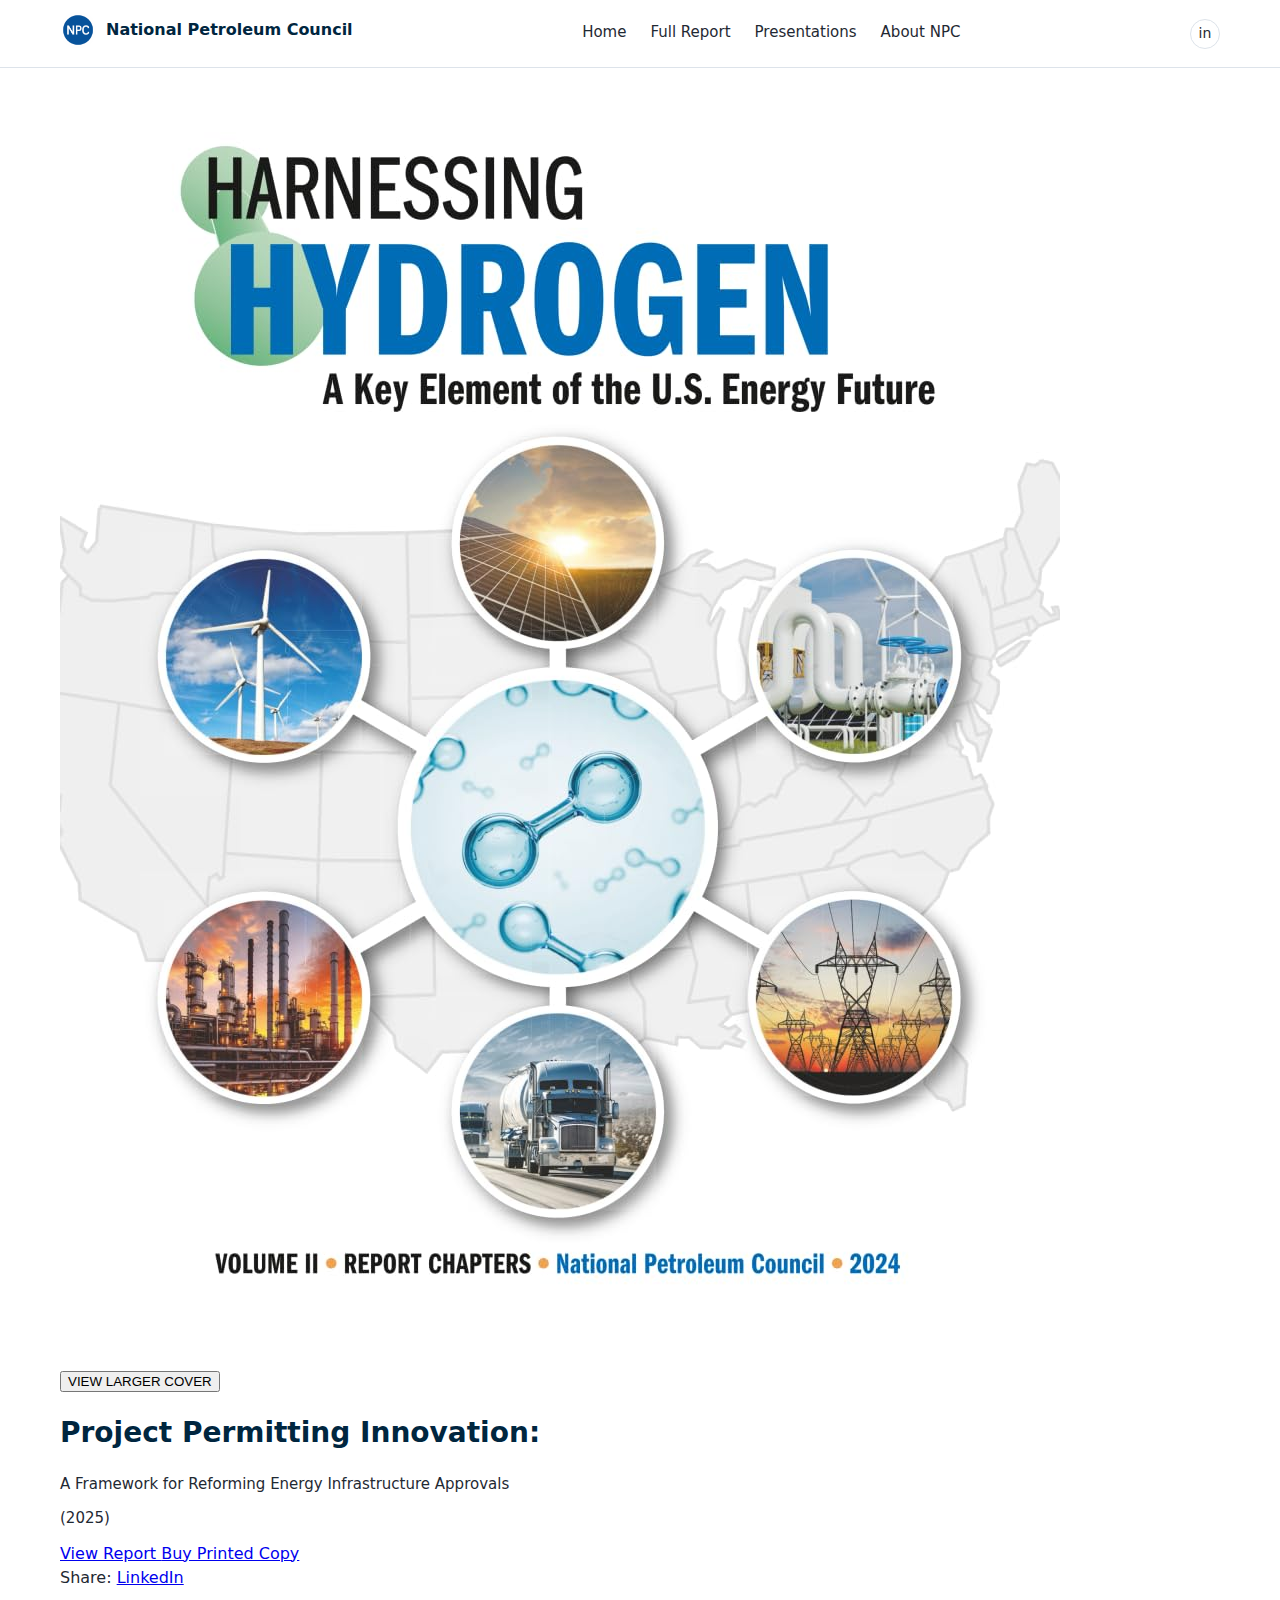
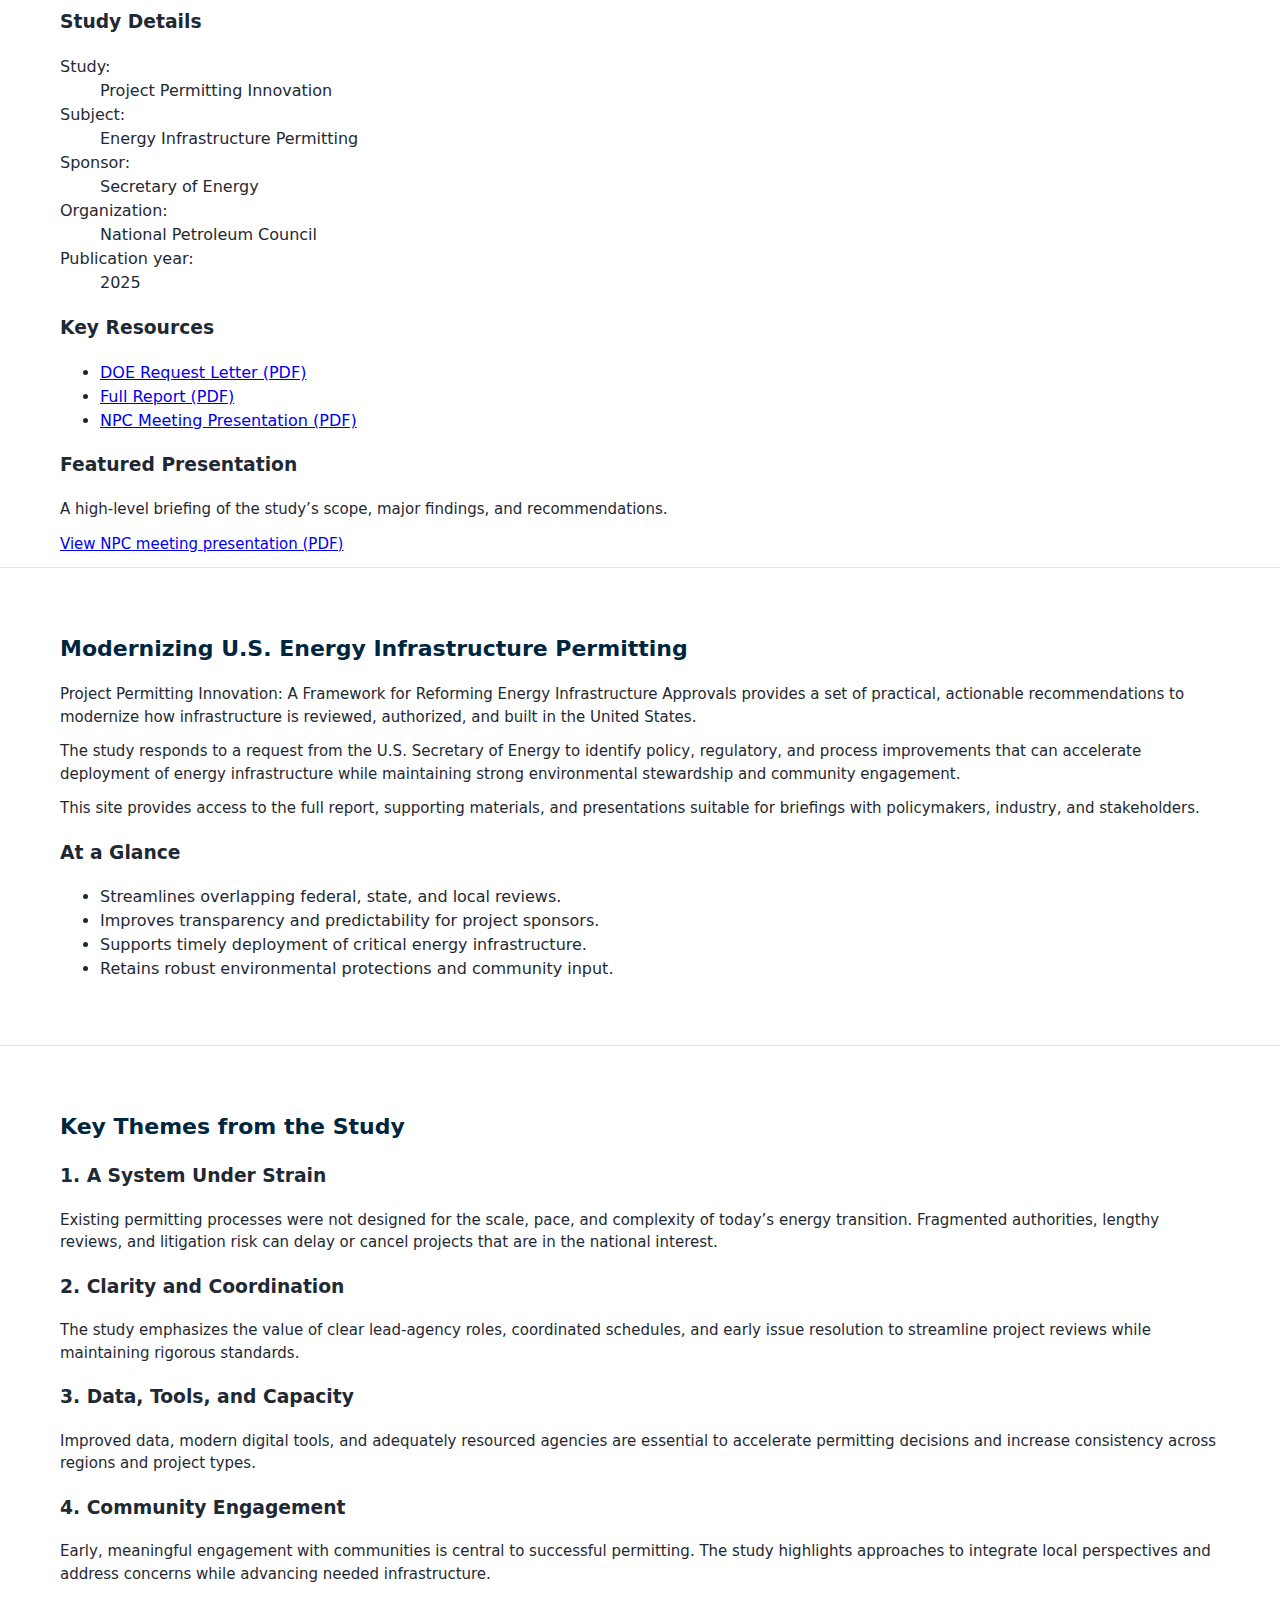
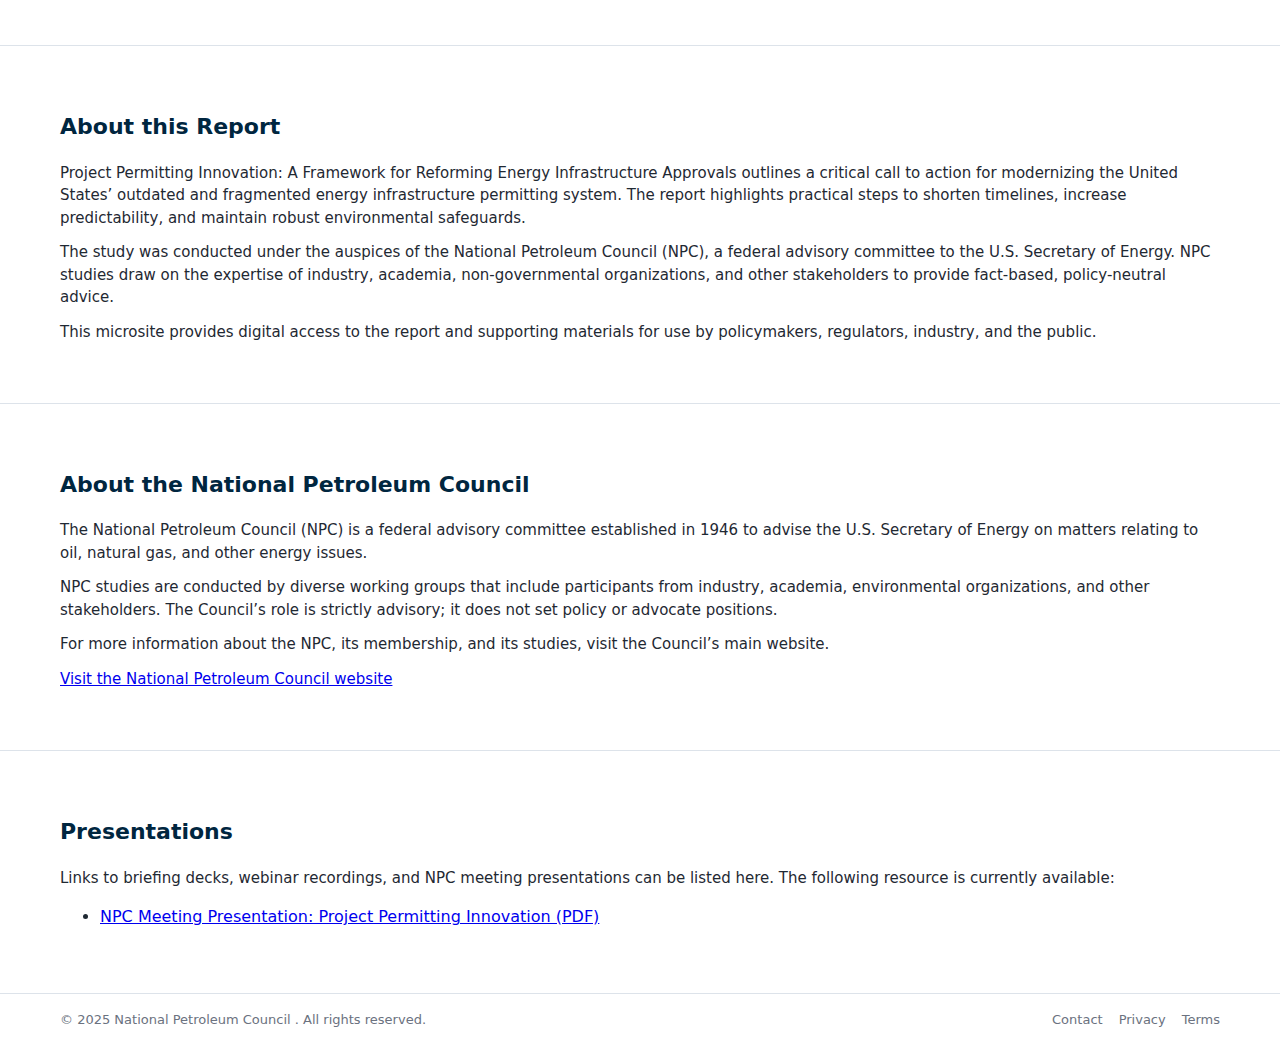
<file: index.html>
<!DOCTYPE html>
<html lang="en">
<head>
  <meta charset="UTF-8" />
  <title>Project Permitting Innovation – National Petroleum Council</title>
  <meta name="viewport" content="width=device-width, initial-scale=1" />

  <link rel="stylesheet" href="style.css" />
</head>
<body>
  <div class="page-wrap">
  <!-- Site Header -->
  <header id="home" class="site-header">
    <div class="container header-inner">
      <div class="logo-block">
        <a href="#home" class="logo-link">
          <img src="NPC_Logo.png" alt="National Petroleum Council logo" class="logo-img" />
          <span class="logo-text">National Petroleum Council</span>
        </a>
      </div>

      <nav class="main-nav" aria-label="Main navigation">
        <a href="#home">Home</a>
        <a href="Permitting_2025_Report.pdf" target="_blank" rel="noopener">Full Report</a>
        <a href="#presentations">Presentations</a>
        <a href="#about-npc">About NPC</a>
      </nav>

      <div class="header-social">
        <a
          href="https://www.linkedin.com/company/national-petroleum-council/"
          target="_blank"
          rel="noopener"
          aria-label="NPC on LinkedIn"
          class="header-social-link"
        >
          in
        </a>
      </div>
    </div>
  </header>

  <!-- Main Content -->
  <main>
    <section class="hero-section">
      <div class="container hero-grid">
        <!-- LEFT: Cover image -->
        <div class="hero-cover">
          <div class="cover-card">
            <img
              src="permitting_cover.jpg"
              alt="Project Permitting Innovation study cover"
              class="cover-img"
            />
            <button class="cover-link">VIEW LARGER COVER</button>
          </div>
        </div>

        <!-- MIDDLE: Main text -->
        <div class="hero-main">
          <h1 class="hero-title">Project Permitting Innovation:</h1>
          <p class="hero-subtitle">
            A Framework for Reforming Energy Infrastructure Approvals
          </p>
          <p class="hero-year">(2025)</p>

          <div class="hero-actions">
            <a
              href="Permitting_2025_Report.pdf"
              class="btn btn-primary"
              target="_blank"
              rel="noopener"
            >
              View Report
            </a>
            <a
              href="https://www.npc.org"
              class="btn btn-secondary"
              target="_blank"
              rel="noopener"
            >
              Buy Printed Copy
            </a>
          </div>

          <div class="hero-share">
            <span class="hero-share-label">Share:</span>
            <a
              href="https://www.linkedin.com/company/national-petroleum-council/"
              target="_blank"
              rel="noopener"
              class="hero-share-link"
            >
              LinkedIn
            </a>
          </div>
        </div>

        <!-- RIGHT: Quick info -->
        <aside class="hero-sidebar">
          <div class="sidebar-block">
            <h3>Study Details</h3>
            <dl class="meta-list">
              <div class="meta-row">
                <dt>Study:</dt>
                <dd>Project Permitting Innovation</dd>
              </div>
              <div class="meta-row">
                <dt>Subject:</dt>
                <dd>Energy Infrastructure Permitting</dd>
              </div>
              <div class="meta-row">
                <dt>Sponsor:</dt>
                <dd>Secretary of Energy</dd>
              </div>
              <div class="meta-row">
                <dt>Organization:</dt>
                <dd>National Petroleum Council</dd>
              </div>
              <div class="meta-row">
                <dt>Publication year:</dt>
                <dd>2025</dd>
              </div>
            </dl>
          </div>

          <div class="sidebar-block">
            <h3>Key Resources</h3>
            <ul class="sidebar-links">
              <li>
                <a href="GE_Perm_Req_Ltr.pdf" target="_blank" rel="noopener">
                  DOE Request Letter (PDF)
                </a>
              </li>
              <li>
                <a href="Permitting_2025_Report.pdf" target="_blank" rel="noopener">
                  Full Report (PDF)
                </a>
              </li>
              <li>
                <a href="Permitting_NPC_MTG.pdf" target="_blank" rel="noopener">
                  NPC Meeting Presentation (PDF)
                </a>
              </li>
            </ul>
          </div>

          <div class="sidebar-block">
            <h3>Featured Presentation</h3>
            <p>
              A high-level briefing of the study’s scope, major findings, and recommendations.
            </p>
            <p>
              <a
                href="Permitting_NPC_MTG.pdf"
                target="_blank"
                rel="noopener"
                class="sidebar-text-link"
              >
                View NPC meeting presentation (PDF)
              </a>
            </p>
          </div>
        </aside>
      </div>
    </section>

    <!-- Executive summary -->
    <section class="section-padding section-border-top">
      <div class="container summary-grid">
        <div>
          <h2>Modernizing U.S. Energy Infrastructure Permitting</h2>
          <p>
            Project Permitting Innovation: A Framework for Reforming Energy Infrastructure
            Approvals provides a set of practical, actionable recommendations to modernize how
            infrastructure is reviewed, authorized, and built in the United States.
          </p>
          <p>
            The study responds to a request from the U.S. Secretary of Energy to identify policy,
            regulatory, and process improvements that can accelerate deployment of energy
            infrastructure while maintaining strong environmental stewardship and community
            engagement.
          </p>
          <p>
            This site provides access to the full report, supporting materials, and presentations
            suitable for briefings with policymakers, industry, and stakeholders.
          </p>
        </div>

        <div class="summary-box">
          <h3>At a Glance</h3>
          <ul class="summary-list">
            <li>Streamlines overlapping federal, state, and local reviews.</li>
            <li>Improves transparency and predictability for project sponsors.</li>
            <li>Supports timely deployment of critical energy infrastructure.</li>
            <li>Retains robust environmental protections and community input.</li>
          </ul>
        </div>
      </div>
    </section>

    <!-- Key themes / highlights -->
    <section class="section-padding section-border-top">
      <div class="container">
        <h2>Key Themes from the Study</h2>
        <div class="card-grid">
          <article class="info-card">
            <h3>1. A System Under Strain</h3>
            <p>
              Existing permitting processes were not designed for the scale, pace, and complexity
              of today’s energy transition. Fragmented authorities, lengthy reviews, and litigation
              risk can delay or cancel projects that are in the national interest.
            </p>
          </article>

          <article class="info-card">
            <h3>2. Clarity and Coordination</h3>
            <p>
              The study emphasizes the value of clear lead-agency roles, coordinated schedules, and
              early issue resolution to streamline project reviews while maintaining rigorous
              standards.
            </p>
          </article>

          <article class="info-card">
            <h3>3. Data, Tools, and Capacity</h3>
            <p>
              Improved data, modern digital tools, and adequately resourced agencies are essential
              to accelerate permitting decisions and increase consistency across regions and project
              types.
            </p>
          </article>

          <article class="info-card">
            <h3>4. Community Engagement</h3>
            <p>
              Early, meaningful engagement with communities is central to successful permitting.
              The study highlights approaches to integrate local perspectives and address concerns
              while advancing needed infrastructure.
            </p>
          </article>
        </div>
      </div>
    </section>

    <!-- About this Report – full text -->
    <section class="section-padding section-border-top">
      <div class="container">
        <h2>About this Report</h2>
        <p>
          Project Permitting Innovation: A Framework for Reforming Energy Infrastructure
          Approvals outlines a critical call to action for modernizing the United States’
          outdated and fragmented energy infrastructure permitting system. The report highlights
          practical steps to shorten timelines, increase predictability, and maintain robust
          environmental safeguards.
        </p>
        <p>
          The study was conducted under the auspices of the National Petroleum Council (NPC), a
          federal advisory committee to the U.S. Secretary of Energy. NPC studies draw on the
          expertise of industry, academia, non-governmental organizations, and other stakeholders
          to provide fact-based, policy-neutral advice.
        </p>
        <p>
          This microsite provides digital access to the report and supporting materials for use
          by policymakers, regulators, industry, and the public.
        </p>
      </div>
    </section>

    <!-- About the National Petroleum Council -->
    <section id="about-npc" class="section-padding section-border-top">
      <div class="container">
        <h2>About the National Petroleum Council</h2>
        <p>
          The National Petroleum Council (NPC) is a federal advisory committee established in
          1946 to advise the U.S. Secretary of Energy on matters relating to oil, natural gas,
          and other energy issues.
        </p>
        <p>
          NPC studies are conducted by diverse working groups that include participants from
          industry, academia, environmental organizations, and other stakeholders. The Council’s
          role is strictly advisory; it does not set policy or advocate positions.
        </p>
        <p>
          For more information about the NPC, its membership, and its studies, visit the
          Council’s main website.
        </p>
        <p>
          <a href="https://www.npc.org" target="_blank" rel="noopener" class="sidebar-text-link">
            Visit the National Petroleum Council website
          </a>
        </p>
      </div>
    </section>

    <!-- Presentations -->
    <section id="presentations" class="section-padding section-border-top">
      <div class="container">
        <h2>Presentations</h2>
        <p>
          Links to briefing decks, webinar recordings, and NPC meeting presentations can be
          listed here. The following resource is currently available:
        </p>
        <ul class="summary-list">
          <li>
            <a href="Permitting_NPC_MTG.pdf" target="_blank" rel="noopener">
              NPC Meeting Presentation: Project Permitting Innovation (PDF)
            </a>
          </li>
        </ul>
      </div>
    </section>
  </main>

  </div>

  <!-- Footer -->
  <footer class="site-footer">
    <div class="container footer-inner">
      <p class="footer-copy">
        &copy; 2025 
        <a href="https://www.npc.org" target="_blank" rel="noopener" style="text-decoration: none; color: inherit;">
          National Petroleum Council
        </a>. All rights reserved.
      </p>
      <nav class="footer-nav" aria-label="Footer navigation">
        <a href="contact.html">Contact</a>
        <a href="privacy.html">Privacy</a>
        <a href="terms.html">Terms</a>
      </nav>
    </div>
  </footer>
</body>
</html>
</file>
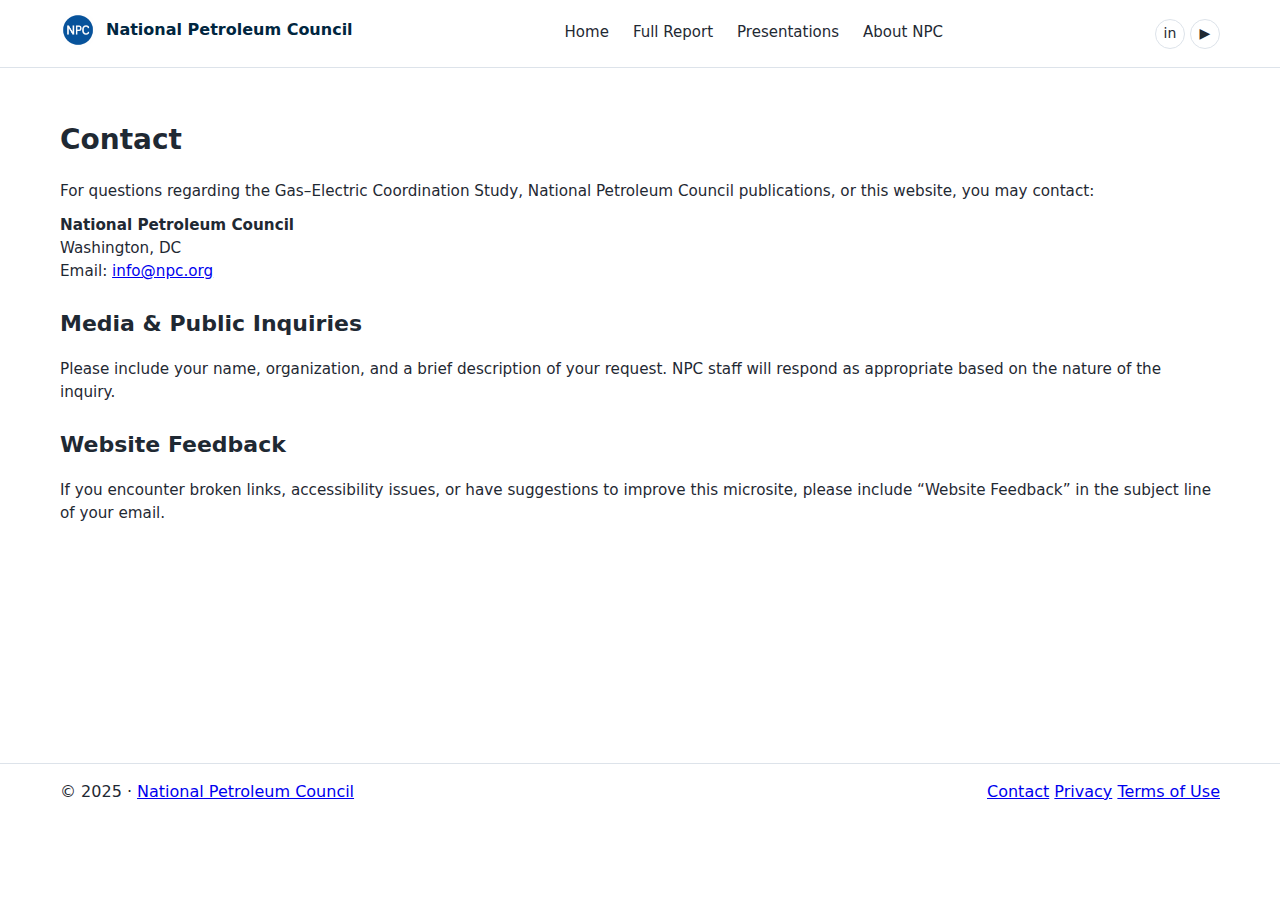
<file: contact.html>
<!DOCTYPE html>
<html lang="en">
<head>
  <meta charset="UTF-8" />
  <title>Contact – Gas–Electric Coordination Study – NPC</title>
  <meta name="viewport" content="width=device-width, initial-scale=1" />

  <!-- SEO -->
  <meta name="description" content="Contact information for the National Petroleum Council regarding the Gas–Electric Coordination Study, NPC publications, and website feedback." />
  <link rel="canonical" href="https://example.com/contact.html" />

  <!-- Open Graph -->
  <meta property="og:title" content="Contact – Gas–Electric Coordination Study – NPC" />
  <meta property="og:description" content="Contact information for the National Petroleum Council regarding the Gas–Electric Coordination Study, NPC publications, and website feedback." />
  <meta property="og:type" content="website" />
  <meta property="og:url" content="https://example.com/contact.html" />

  <link rel="stylesheet" href="style.css" />

  <!-- Google tag (gtag.js) -->
  <script async src="https://www.googletagmanager.com/gtag/js?id=G-7BSM4ZEH1X"></script>
  <script>
    window.dataLayer = window.dataLayer || [];
    function gtag(){dataLayer.push(arguments);}
    gtag('js', new Date());
    gtag('config', 'G-7BSM4ZEH1X');
  </script>

  <style>
    .static-page { padding: 2rem 0 3rem; }
    .static-page h1 { color: var(--primary-color); }
    .static-page h2 { margin-top: 1.5rem; color: var(--primary-color); }
    .static-page p, .static-page ul { font-size: 0.95rem; }
  </style>
</head>
<body>
  <div class="page-wrap">

 <!-- Site Header -->
  <header id="home" class="site-header">
    <div class="container header-inner">
      <div class="logo-block">
        <a href="#home" class="logo-link">
          <img src="NPC_Logo.png" alt="National Petroleum Council logo" class="logo-img" />
          <span class="logo-text">National Petroleum Council</span>
        </a>
      </div>

<nav class="main-nav" aria-label="Main navigation">
  <a href="index.html#home">Home</a>
  <a href="Permitting_2025_Report.pdf" target="_blank" rel="noopener">Full Report</a>
  <a href="index.html#presentations">Presentations</a>
  <a href="index.html#about-npc">About NPC</a>
</nav>

      <div class="header-social">
  <a
    href="https://www.linkedin.com/company/national-petroleum-council/"
    target="_blank"
    rel="noopener"
    aria-label="NPC on LinkedIn"
    class="header-social-link"
  >
    in
  </a>

  <a
    href="https://www.youtube.com/@NationalPetroleumCouncil"
    target="_blank"
    rel="noopener"
    aria-label="NPC on YouTube"
    class="header-social-link"
  >
    ▶
  </a>
</div>
    </div>
  </header>

    <!-- MAIN -->
    <main>
      <div class="container static-page">
        <h1>Contact</h1>

        <p>
          For questions regarding the Gas–Electric Coordination Study, National Petroleum Council
          publications, or this website, you may contact:
        </p>

        <p>
          <strong>National Petroleum Council</strong><br />
          Washington, DC<br />
          Email:
          <a href="mailto:info@npc.org">info@npc.org</a>
        </p>

        <h2>Media &amp; Public Inquiries</h2>
        <p>
          Please include your name, organization, and a brief description of your request. NPC staff
          will respond as appropriate based on the nature of the inquiry.
        </p>

        <h2>Website Feedback</h2>
        <p>
          If you encounter broken links, accessibility issues, or have suggestions to improve this
          microsite, please include “Website Feedback” in the subject line of your email.
        </p>
      </div>
    </main>

    <!-- FOOTER -->
<footer class="site-footer">
  <div class="container footer-inner">
    <div>
      &copy; 2025 ·
      <a href="https://www.npc.org" target="_blank" rel="noopener">
        National Petroleum Council
      </a>
    </div>
    <div class="footer-links">
      <a href="contact.html">Contact</a>
      <a href="privacy.html">Privacy</a>
      <a href="terms.html">Terms of Use</a>
    </div>
  </div>
</footer>


  <!-- Simple GA event helper -->
  <script>
    function trackEvent(action, category, label) {
      if (typeof gtag === 'function') {
        gtag('event', action, {
          event_category: category,
          event_label: label
        });
      }
    }
  </script>
</body>
</html>
</file>
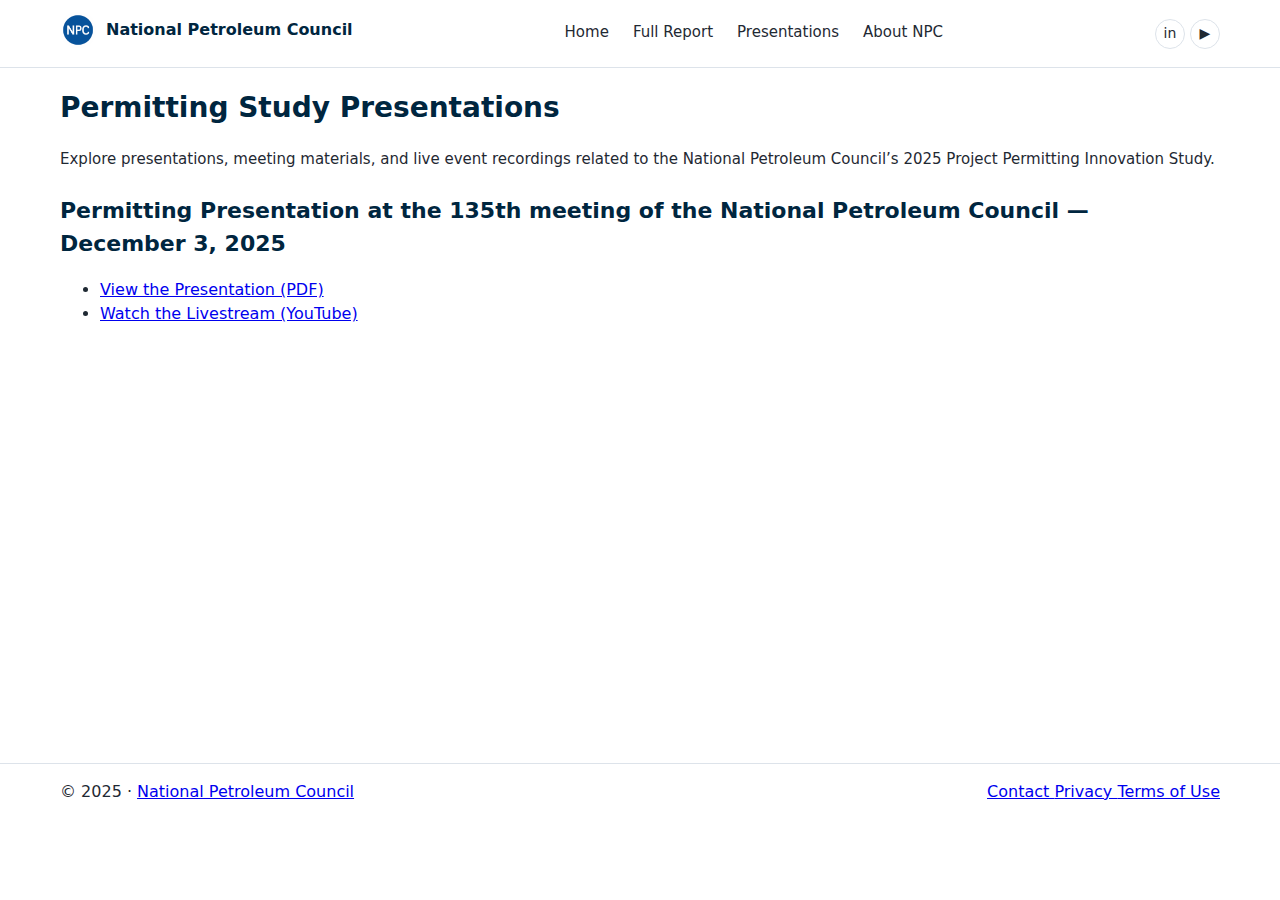
<file: presentations.html>
<!DOCTYPE html>
<html lang="en">
<head>
  <meta charset="UTF-8" />
  <title>Permitting Study Presentations – National Petroleum Council</title>
  <meta name="viewport" content="width=device-width, initial-scale=1" />

  <!-- SEO -->
  <meta name="description" content="Presentations, briefings, and events related to the National Petroleum Council's 2025 Project Permitting Innovation (permitting) study." />
  <link rel="canonical" href="https://example.com/presentations.html" />

  <!-- Open Graph / Social -->
  <meta property="og:title" content="Permitting Study Presentations – National Petroleum Council" />
  <meta property="og:description" content="Explore presentations, meeting briefings, and livestreams related to the National Petroleum Council's 2025 Project Permitting Innovation study." />
  <meta property="og:type" content="website" />
  <meta property="og:url" content="https://example.com/presentations.html" />

  <link rel="stylesheet" href="style.css" />

  <!-- Google tag (gtag.js) -->
  <script async src="https://www.googletagmanager.com/gtag/js?id=G-19BL772JEX"></script>
  <script>
    window.dataLayer = window.dataLayer || [];
    function gtag(){dataLayer.push(arguments);}
    gtag('js', new Date());
    gtag('config', 'G-19BL772JEX');
  </script>
</head>
<body>
  <div class="page-wrap">
    <!-- Site Header -->
    <header id="home" class="site-header">
      <div class="container header-inner">
        <div class="logo-block">
          <a href="index.html" class="logo-link"
             data-ga-track="true" data-ga-category="nav" data-ga-label="Logo – Home">
            <img src="NPC_Logo.png" alt="National Petroleum Council logo" class="logo-img" />
            <span class="logo-text">National Petroleum Council</span>
          </a>
        </div>

        <nav class="main-nav" aria-label="Main navigation">
          <a href="index.html"
             data-ga-track="true" data-ga-category="nav" data-ga-label="Home (nav)">
            Home
          </a>
          <a href="Permitting_2025_Report.pdf" target="_blank" rel="noopener"
             data-ga-track="true" data-ga-category="pdf" data-ga-label="Full Report (nav)">
            Full Report
          </a>
          <a href="presentations.html"
             data-ga-track="true" data-ga-category="nav" data-ga-label="Presentations (nav)">
            Presentations
          </a>
          <a href="index.html#about-npc"
             data-ga-track="true" data-ga-category="nav" data-ga-label="About NPC (nav)">
            About NPC
          </a>
        </nav>

        <div class="header-social">
          <a
            href="https://www.linkedin.com/company/national-petroleum-council/"
            target="_blank"
            rel="noopener"
            aria-label="NPC on LinkedIn"
            class="header-social-link"
            data-ga-track="true" data-ga-category="social" data-ga-label="LinkedIn (header)"
          >
            in
          </a>

          <a
            href="https://www.youtube.com/@NationalPetroleumCouncil"
            target="_blank"
            rel="noopener"
            aria-label="NPC on YouTube"
            class="header-social-link"
            data-ga-track="true" data-ga-category="social" data-ga-label="YouTube (header)"
          >
            ▶
          </a>
        </div>
      </div>
    </header>

    <!-- MAIN CONTENT -->
    <main>
      <div class="container">

        <!-- PAGE TITLE -->
<section class="section-card">
  <h1>Permitting Study Presentations</h1>
  <p class="intro-text">
    Explore presentations, meeting materials, and live event recordings related to the
    National Petroleum Council’s 2025 Project Permitting Innovation Study.
  </p>
</section>

<!-- PRESENTATION LIST -->
<section class="presentation-list">

  <!-- CARD 1 -->
  <div class="presentation-card">
    <h2 class="presentation-title">Permitting Presentation at the 135th meeting of the National Petroleum Council — December 3, 2025</h2>

    <ul class="presentation-links">
      <li>
        <a href="NPC_Permitting_Study_Presentation_Dec2025.pdf" target="_blank" rel="noopener"
           data-ga-track="true" data-ga-category="pdf" data-ga-label="Dec 2025 Presentation PDF">
          View the Presentation (PDF)
        </a>
      </li>
      <li>
        <a href="https://www.youtube.com/watch?v=CnNdYBlI41c" target="_blank" rel="noopener"
           data-ga-track="true" data-ga-category="video" data-ga-label="Dec 2025 Livestream YouTube">
          Watch the Livestream (YouTube)
        </a>
      </li>
    </ul>
  </div>

</section>

      </div>
    </main>

    <!-- FOOTER -->
    <footer class="site-footer">
      <div class="container footer-inner">
        <div>
          &copy; 2025 ·
          <a href="https://www.npc.org" target="_blank" rel="noopener"
             data-ga-track="true" data-ga-category="external" data-ga-label="NPC website">
            National Petroleum Council
          </a>
        </div>
        <div class="footer-links">
          <a href="contact.html"
             data-ga-track="true" data-ga-category="footer" data-ga-label="Contact (footer)">
            Contact
          </a>
          <a href="privacy.html"
             data-ga-track="true" data-ga-category="footer" data-ga-label="Privacy (footer)">
            Privacy
          </a>
          <a href="terms.html"
             data-ga-track="true" data-ga-category="footer" data-ga-label="Terms of Use (footer)">
            Terms of Use
          </a>
        </div>
      </div>
    </footer>
  </div>

  <!-- GA4 click tracking -->
  <script>
    document.addEventListener("DOMContentLoaded", function () {
      document.querySelectorAll("a[data-ga-track]").forEach(function (a) {
        a.addEventListener("click", function () {
          if (typeof gtag === "function") {
            gtag("event", "click", {
              event_category: a.dataset.gaCategory || "link",
              event_label: a.dataset.gaLabel || a.href,
              link_url: a.href
            });
          }
        });
      });
    });
  </script>

</body>
</html>
</file>
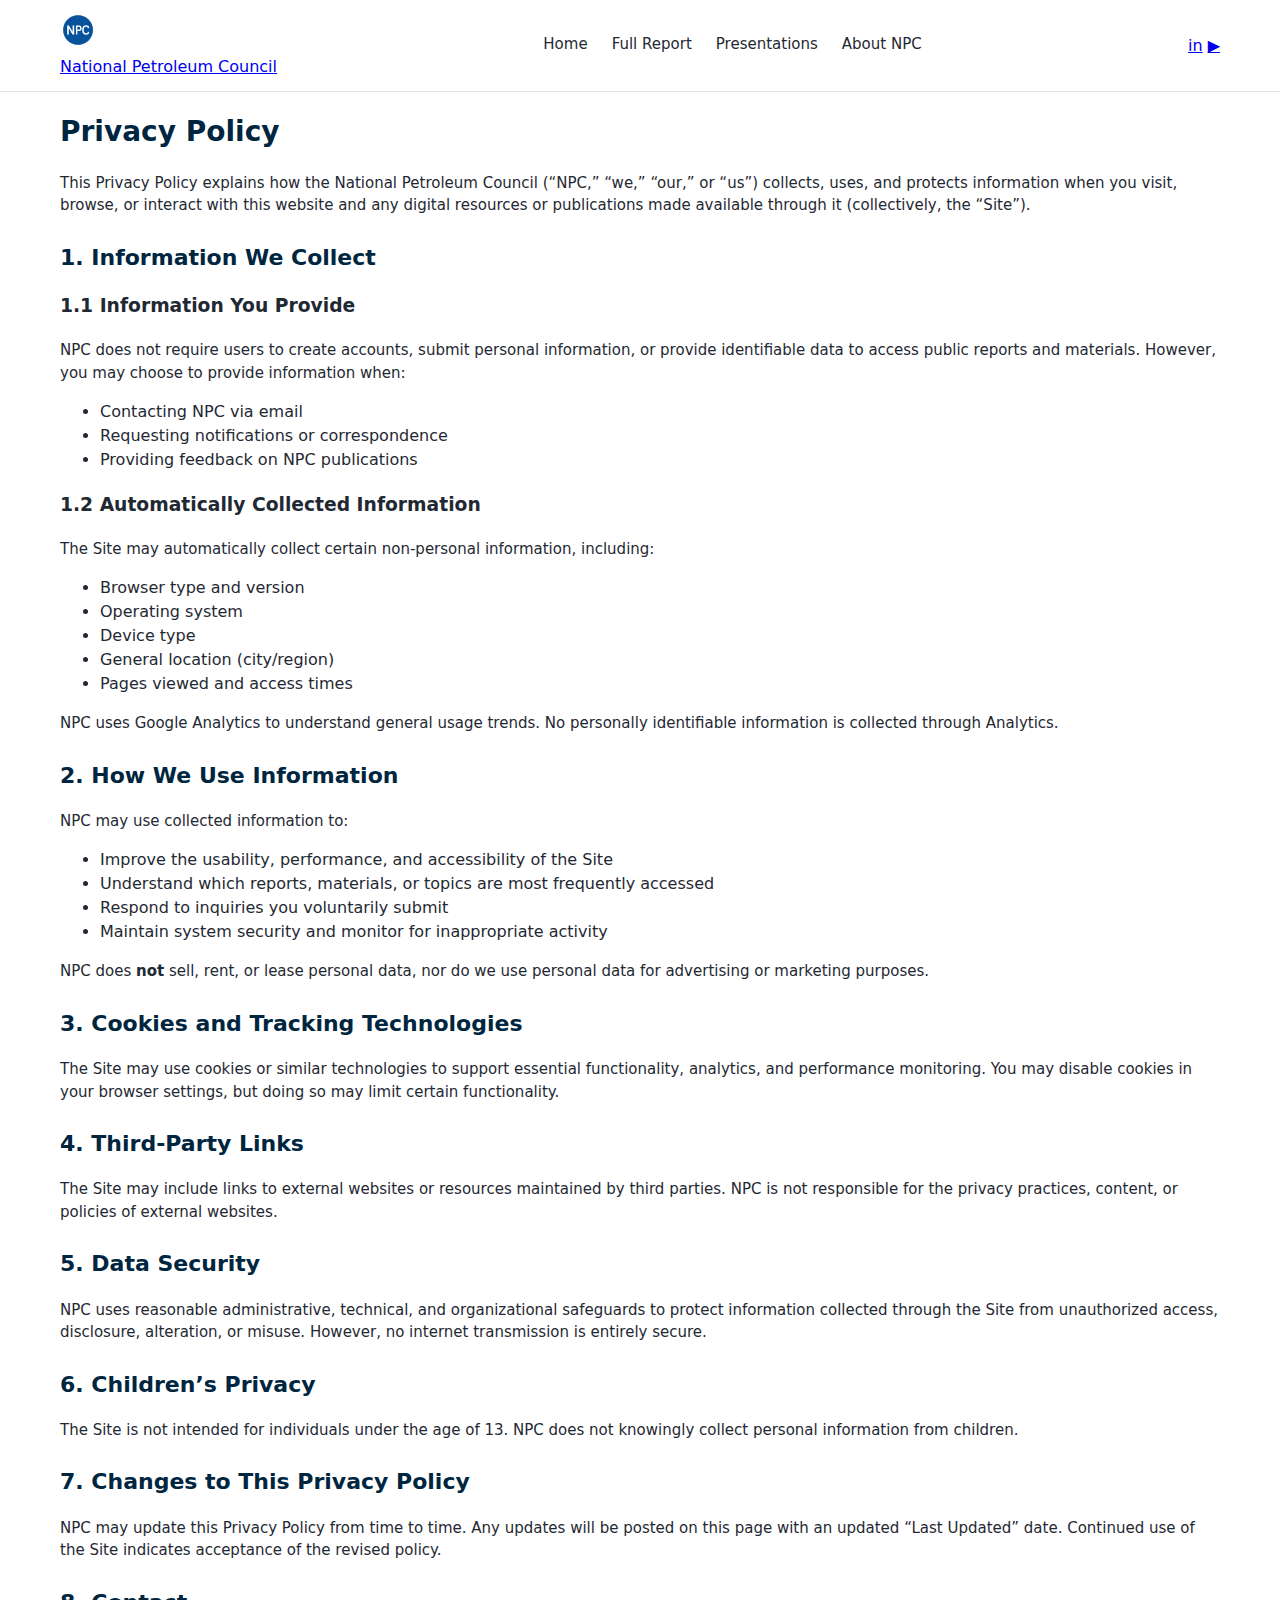
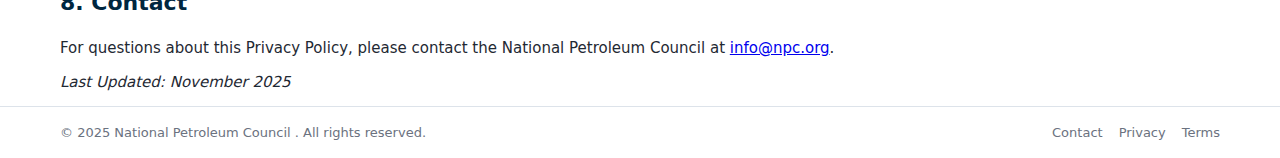
<file: privacy.html>
<!DOCTYPE html>
<html lang="en">
<head>
  <meta charset="UTF-8" />
  <title>Privacy Policy – National Petroleum Council</title>
  <meta name="viewport" content="width=device-width, initial-scale=1" />

  <!-- SEO -->
  <meta name="description" content="Privacy Policy for the National Petroleum Council website and online publications." />
  <link rel="canonical" href="https://example.com/privacy.html" />

  <!-- Open Graph -->
  <meta property="og:title" content="Privacy Policy – National Petroleum Council" />
  <meta property="og:description" content="Details on how the National Petroleum Council collects, uses, protects, and manages information related to this website." />
  <meta property="og:type" content="website" />
  <meta property="og:url" content="https://example.com/privacy.html" />

  <link rel="stylesheet" href="style.css" />

  <!-- Google Analytics -->
  <script async src="https://www.googletagmanager.com/gtag/js?id=G-7BSM4ZEH1X"></script>
  <script>
    window.dataLayer = window.dataLayer || [];
    function gtag(){dataLayer.push(arguments);}
    gtag('js', new Date());
    gtag('config', 'G-7BSM4ZEH1X');
  </script>
</head>

<body>
  <div class="page-wrap">

    <!-- HEADER (same as index.html) -->
    <header class="site-header">
      <div class="container header-inner">
<a href="index.html" class="logo-wrap home-link">
  <img src="NPC_Logo.png" alt="National Petroleum Council (NPC) logo" class="logo-img" />
  <div class="site-title">National Petroleum Council</div>
</a>

        <nav class="main-nav" aria-label="Main navigation">
          <a href="index.html">Home</a>
          <a href="NPC_Gas-Electric_Coordination_Draft_Report.pdf" target="_blank" rel="noopener">Full Report</a>
          <a href="presentations.html">Presentations</a>
          <a href="about.html">About NPC</a>
        </nav>

        <div class="social-links">
          <a href="https://www.linkedin.com/company/national-petroleum-council/" class="social-link" target="_blank" rel="noopener" aria-label="LinkedIn">in</a>
          <a href="https://www.youtube.com/@NationalPetroleumCouncil" class="social-link social-link--yt" target="_blank" rel="noopener" aria-label="YouTube">▶</a>
        </div>
      </div>
    </header>

    <!-- MAIN CONTENT -->
    <main>
      <div class="container">

        <!-- PAGE TITLE -->
        <section class="section-card">
          <h1>Privacy Policy</h1>
          <p>
            This Privacy Policy explains how the National Petroleum Council (“NPC,” “we,” “our,” or “us”)
            collects, uses, and protects information when you visit, browse, or interact with this website
            and any digital resources or publications made available through it (collectively, the “Site”).
          </p>
        </section>

        <!-- SECTION 1 -->
        <section class="section-card">
          <h2>1. Information We Collect</h2>

          <h3>1.1 Information You Provide</h3>
          <p>
            NPC does not require users to create accounts, submit personal information, or provide
            identifiable data to access public reports and materials. However, you may choose to provide
            information when:
          </p>
          <ul>
            <li>Contacting NPC via email</li>
            <li>Requesting notifications or correspondence</li>
            <li>Providing feedback on NPC publications</li>
          </ul>

          <h3>1.2 Automatically Collected Information</h3>
          <p>The Site may automatically collect certain non-personal information, including:</p>
          <ul>
            <li>Browser type and version</li>
            <li>Operating system</li>
            <li>Device type</li>
            <li>General location (city/region)</li>
            <li>Pages viewed and access times</li>
          </ul>

          <p>
            NPC uses Google Analytics to understand general usage trends. No personally identifiable
            information is collected through Analytics.
          </p>
        </section>

        <!-- SECTION 2 -->
        <section class="section-card">
          <h2>2. How We Use Information</h2>
          <p>
            NPC may use collected information to:
          </p>
          <ul>
            <li>Improve the usability, performance, and accessibility of the Site</li>
            <li>Understand which reports, materials, or topics are most frequently accessed</li>
            <li>Respond to inquiries you voluntarily submit</li>
            <li>Maintain system security and monitor for inappropriate activity</li>
          </ul>

          <p>
            NPC does <strong>not</strong> sell, rent, or lease personal data, nor do we use personal data for
            advertising or marketing purposes.
          </p>
        </section>

        <!-- SECTION 3 -->
        <section class="section-card">
          <h2>3. Cookies and Tracking Technologies</h2>
          <p>
            The Site may use cookies or similar technologies to support essential functionality,
            analytics, and performance monitoring. You may disable cookies in your browser settings, but
            doing so may limit certain functionality.
          </p>
        </section>

        <!-- SECTION 4 -->
        <section class="section-card">
          <h2>4. Third-Party Links</h2>
          <p>
            The Site may include links to external websites or resources maintained by third parties.
            NPC is not responsible for the privacy practices, content, or policies of external websites.
          </p>
        </section>

        <!-- SECTION 5 -->
        <section class="section-card">
          <h2>5. Data Security</h2>
          <p>
            NPC uses reasonable administrative, technical, and organizational safeguards to protect
            information collected through the Site from unauthorized access, disclosure, alteration, or
            misuse. However, no internet transmission is entirely secure.
          </p>
        </section>

        <!-- SECTION 6 -->
        <section class="section-card">
          <h2>6. Children’s Privacy</h2>
          <p>
            The Site is not intended for individuals under the age of 13. NPC does not knowingly collect
            personal information from children.
          </p>
        </section>

        <!-- SECTION 7 -->
        <section class="section-card">
          <h2>7. Changes to This Privacy Policy</h2>
          <p>
            NPC may update this Privacy Policy from time to time. Any updates will be posted on this page
            with an updated “Last Updated” date. Continued use of the Site indicates acceptance of the
            revised policy.
          </p>
        </section>

        <!-- SECTION 8 -->
        <section class="section-card">
          <h2>8. Contact</h2>
          <p>
            For questions about this Privacy Policy, please contact the National Petroleum Council at
            <a href="mailto:info@npc.org">info@npc.org</a>.
          </p>
          <p><em>Last Updated: November 2025</em></p>
        </section>

      </div>
    </main>
<!-- Footer -->
<footer class="site-footer">
  <div class="container footer-inner">
    <p class="footer-copy">
      &copy; 2025 
      <a href="https://www.npc.org" target="_blank" rel="noopener" style="text-decoration: none; color: inherit;">
        National Petroleum Council
      </a>. 
      All rights reserved.
    </p>
    <nav class="footer-nav" aria-label="Footer navigation">
      <a href="contact.html">Contact</a>
      <a href="privacy.html">Privacy</a>
      <a href="terms.html">Terms</a>
    </nav>
  </div>
</footer>
  </div>
</body>
</html>
</file>
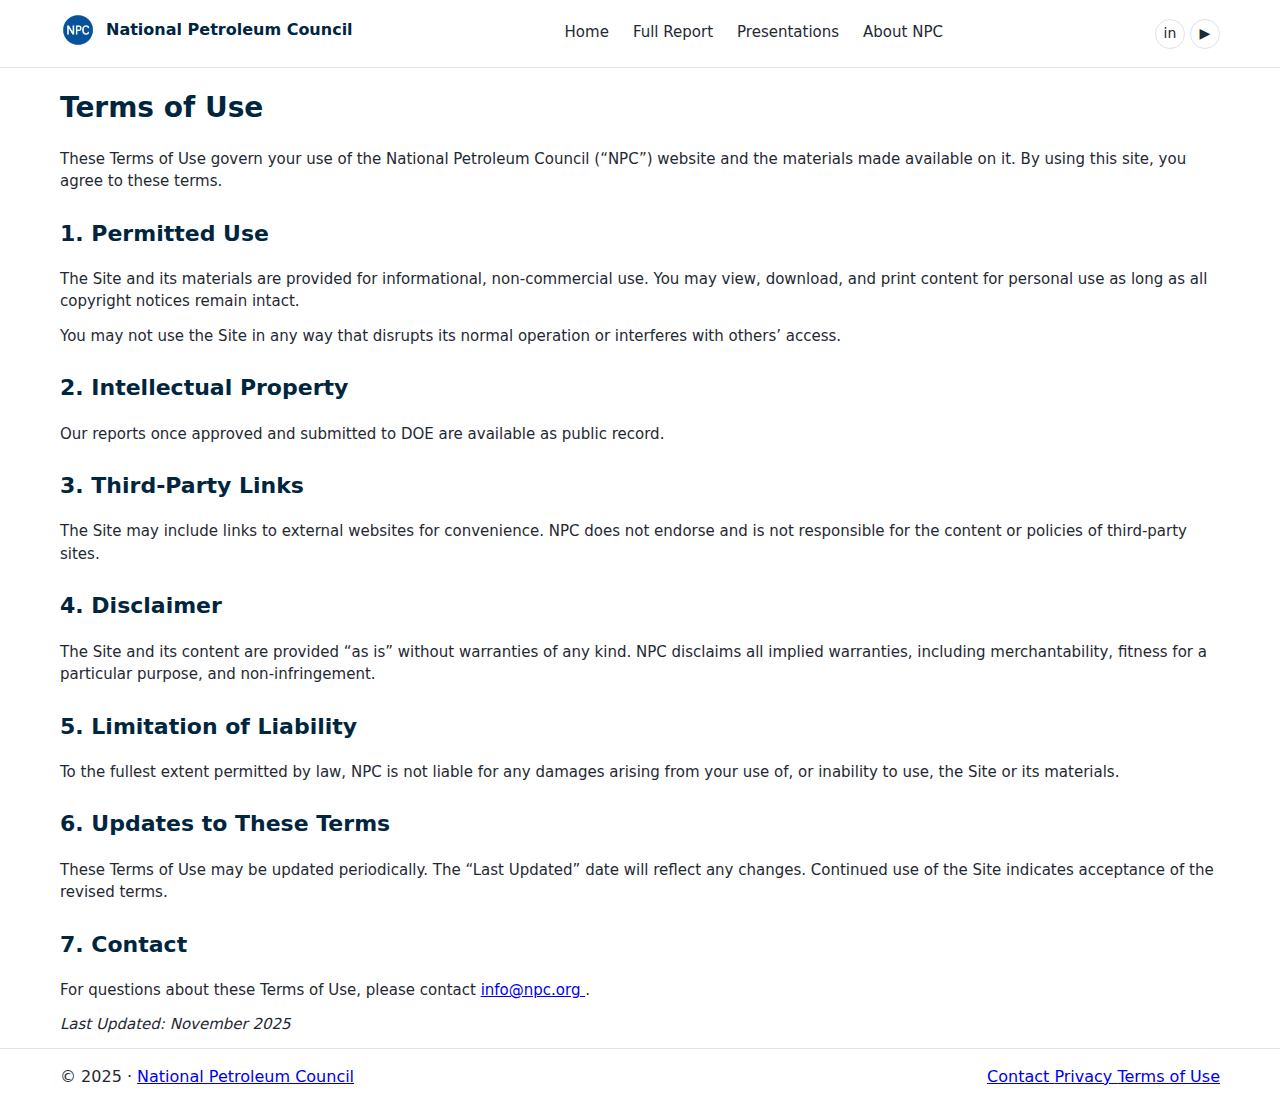
<file: terms.html>
<!DOCTYPE html>
<html lang="en">
<head>
  <meta charset="UTF-8" />
  <title>Terms of Use – National Petroleum Council</title>
  <meta name="viewport" content="width=device-width, initial-scale=1" />

  <!-- SEO -->
  <meta name="description" content="Terms of Use for the National Petroleum Council website and publications." />
  <link rel="canonical" href="https://example.com/terms.html" />

  <!-- Open Graph -->
  <meta property="og:title" content="Terms of Use – National Petroleum Council" />
  <meta property="og:description" content="Terms that govern the use of the National Petroleum Council website and content." />
  <meta property="og:type" content="website" />
  <meta property="og:url" content="https://example.com/terms.html" />

  <link rel="stylesheet" href="style.css" />

  <!-- Google Analytics -->
  <script async src="https://www.googletagmanager.com/gtag/js?id=G-19BL772JEX"></script>
  <script>
    window.dataLayer = window.dataLayer || [];
    function gtag(){dataLayer.push(arguments);}
    gtag('js', new Date());
    gtag('config', 'G-19BL772JEX');
  </script>
</head>

<body>
  <div class="page-wrap">

    <!-- Site Header -->
    <header id="home" class="site-header">
      <div class="container header-inner">
        <div class="logo-block">
          <a href="#home" class="logo-link"
             data-ga-track="true" data-ga-category="nav" data-ga-label="Logo – Home">
            <img src="NPC_Logo.png" alt="National Petroleum Council logo" class="logo-img" />
            <span class="logo-text">National Petroleum Council</span>
          </a>
        </div>

        <nav class="main-nav" aria-label="Main navigation">
          <a href="index.html#home"
             data-ga-track="true" data-ga-category="nav" data-ga-label="Home (nav)">
            Home
          </a>

          <a href="Permitting_2025_Report.pdf" target="_blank" rel="noopener"
             data-ga-track="true" data-ga-category="pdf" data-ga-label="Full Report (nav)">
            Full Report
          </a>

          <a href="index.html#presentations"
             data-ga-track="true" data-ga-category="nav" data-ga-label="Presentations (nav)">
            Presentations
          </a>

          <a href="index.html#about-npc"
             data-ga-track="true" data-ga-category="nav" data-ga-label="About NPC (nav)">
            About NPC
          </a>
        </nav>

        <div class="header-social">
          <a
            href="https://www.linkedin.com/company/national-petroleum-council/"
            target="_blank"
            rel="noopener"
            aria-label="NPC on LinkedIn"
            class="header-social-link"
            data-ga-track="true" data-ga-category="social" data-ga-label="LinkedIn (header)"
          >in</a>

          <a
            href="https://www.youtube.com/@NationalPetroleumCouncil"
            target="_blank"
            rel="noopener"
            aria-label="NPC on YouTube"
            class="header-social-link"
            data-ga-track="true" data-ga-category="social" data-ga-label="YouTube (header)"
          >▶</a>
        </div>
      </div>
    </header>

    <!-- MAIN CONTENT -->
    <main>
      <div class="container">

        <!-- PAGE TITLE -->
        <section class="section-card">
          <h1>Terms of Use</h1>
          <p>
            These Terms of Use govern your use of the National Petroleum Council (“NPC”) website and the materials made available on it. By using this site, you agree to these terms.
          </p>
        </section>

        <!-- SECTION 1 -->
        <section class="section-card">
          <h2>1. Permitted Use</h2>
          <p>
            The Site and its materials are provided for informational, non-commercial use. You may view, download, and print content for personal use as long as all copyright notices remain intact.
          </p>
          <p>
            You may not use the Site in any way that disrupts its normal operation or interferes with others’ access.
          </p>
        </section>

        <!-- SECTION 2 -->
        <section class="section-card">
          <h2>2. Intellectual Property</h2>
          <p>
Our reports once approved and submitted to DOE are available as public record.
          </p>
        </section>

        <!-- SECTION 3 -->
        <section class="section-card">
          <h2>3. Third-Party Links</h2>
          <p>
            The Site may include links to external websites for convenience. NPC does not endorse and is not responsible for the content or policies of third-party sites.
          </p>
        </section>

        <!-- SECTION 4 -->
        <section class="section-card">
          <h2>4. Disclaimer</h2>
          <p>
            The Site and its content are provided “as is” without warranties of any kind. NPC disclaims all implied warranties, including merchantability, fitness for a particular purpose, and non-infringement.
          </p>
        </section>

        <!-- SECTION 5 -->
        <section class="section-card">
          <h2>5. Limitation of Liability</h2>
          <p>
            To the fullest extent permitted by law, NPC is not liable for any damages arising from your use of, or inability to use, the Site or its materials.
          </p>
        </section>

        <!-- SECTION 6 -->
        <section class="section-card">
          <h2>6. Updates to These Terms</h2>
          <p>
            These Terms of Use may be updated periodically. The “Last Updated” date will reflect any changes. Continued use of the Site indicates acceptance of the revised terms.
          </p>
        </section>

        <!-- SECTION 7 -->
        <section class="section-card">
          <h2>7. Contact</h2>
          <p>
            For questions about these Terms of Use, please contact  
            <a href="mailto:info@npc.org"
               data-ga-track="true" data-ga-category="email" data-ga-label="info@npc.org (terms)">
              info@npc.org
            </a>.
          </p>
          <p><em>Last Updated: November 2025</em></p>
        </section>

      </div>
    </main>

    <!-- FOOTER -->
<footer class="site-footer">
  <div class="container footer-inner">
    <div>
      &copy; 2025 ·
      <a href="https://www.npc.org" target="_blank" rel="noopener"
         data-ga-track="true" data-ga-category="external" data-ga-label="NPC website">
        National Petroleum Council
      </a>
    </div>
    <div class="footer-links">
      <a href="contact.html"
         data-ga-track="true" data-ga-category="footer" data-ga-label="Contact (footer)">
        Contact
      </a>
      <a href="privacy.html"
         data-ga-track="true" data-ga-category="footer" data-ga-label="Privacy (footer)">
        Privacy
      </a>
      <a href="terms.html"
         data-ga-track="true" data-ga-category="footer" data-ga-label="Terms (footer)">
        Terms of Use
      </a>
    </div>
  </div>
</footer>

  </div>

  <!-- GA4 click tracking -->
  <script>
    document.addEventListener("DOMContentLoaded", function () {
      document.querySelectorAll("a[data-ga-track]").forEach(function (a) {
        a.addEventListener("click", function () {
          if (typeof gtag === "function") {
            gtag("event", "click", {
              event_category: a.dataset.gaCategory || "link",
              event_label: a.dataset.gaLabel || a.href,
              link_url: a.href
            });
          }
        });
      });
    });
  </script>

</body>
</html>
</file>
<file: style.css>
/* Root + base */
:root {
  --npc-navy: #003a61;
  --npc-navy-dark: #00263f;
  --npc-blue-light: #e8f0f7;
  --npc-border: #dde3ea;
  --npc-text: #1f2933;
  --npc-muted: #6b7280;
  --npc-bg: #ffffff;
  --npc-bg-soft: #f7f9fc;
}

/* Sticky footer layout ---------------------------- */
html, body {
  height: 100%;
}

body {
  margin: 0;
  padding: 0;
  font-family: system-ui, -apple-system, BlinkMacSystemFont, "Segoe UI", sans-serif;
  color: var(--npc-text);
  background: var(--npc-bg);
  line-height: 1.5;
}

.page-wrap {
  min-height: calc(100vh - 80px); /* Adjust footer height if needed */
  display: flex;
  flex-direction: column;
}

/* Layout helpers */
.container {
  max-width: 1160px;
  margin: 0 auto;
  padding: 0 24px;
}

.section-padding {
  padding: 40px 0 48px;
}

.section-border-top {
  border-top: 1px solid var(--npc-border);
}

/* Header */
.site-header {
  border-bottom: 1px solid var(--npc-border);
  background: var(--npc-bg);
  position: sticky;
  top: 0;
  z-index: 20;
}

.header-inner {
  display: flex;
  align-items: center;
  justify-content: space-between;
  gap: 32px;
  padding: 12px 24px;
}

.logo-link {
  display: inline-flex;
  align-items: center;
  gap: 10px;
  text-decoration: none;
}

.logo-img {
  width: 36px;
  height: 36px;
  border-radius: 999px;
}

.logo-text {
  font-weight: 600;
  font-size: 16px;
  color: var(--npc-navy-dark);
}

.main-nav {
  display: flex;
  gap: 24px;
  font-size: 15px;
}

.main-nav a {
  text-decoration: none;
  color: var(--npc-text);
  padding-bottom: 2px;
}

.main-nav a:hover {
  color: var(--npc-navy);
  border-bottom: 2px solid var(--npc-navy);
}

.header-social-link {
  display: inline-flex;
  align-items: center;
  justify-content: center;
  width: 28px;
  height: 28px;
  border-radius: 999px;
  border: 1px solid var(--npc-border);
  font-size: 14px;
  text-decoration: none;
  color: var(--npc-text);
}

.header-social-link:hover {
  border-color: var(--npc-navy);
  color: var(--npc-navy);
}

/* Generic content */
main h1 {
  font-size: 28px;
  color: var(--npc-navy-dark);
}

main h2 {
  font-size: 22px;
  margin-top: 1.5rem;
  color: var(--npc-navy-dark);
}

main p {
  margin: 0 0 12px;
  font-size: 15px;
  color: var(--npc-text);
}

.static-page {
  padding: 40px 0;
}

/* Footer ------------------------------------------ */
.site-footer {
  border-top: 1px solid var(--npc-border);
  padding: 16px 0;
  background: #fff;
  margin-top: auto; /* Sticky footer magic */
}

.footer-inner {
  display: flex;
  align-items: center;
  justify-content: space-between;
  gap: 16px;
}

.footer-copy {
  margin: 0;
  font-size: 13px;
  color: var(--npc-muted);
}

.footer-nav {
  display: flex;
  gap: 16px;
  font-size: 13px;
}

.footer-nav a {
  text-decoration: none;
  color: var(--npc-muted);
}

.footer-nav a:hover {
  color: var(--npc-navy);
}

/* Responsive tweaks ------------------------------- */
@media (max-width: 992px) {
  .header-inner {
    flex-wrap: wrap;
    gap: 16px;
    text-align: center;
  }

  .main-nav {
    flex-wrap: wrap;
    justify-content: center;
  }

  .footer-inner {
    flex-direction: column;
    text-align: center;
  }
}

@media (max-width: 600px) {
  .logo-text {
    font-size: 14px;
  }
}
</file>
